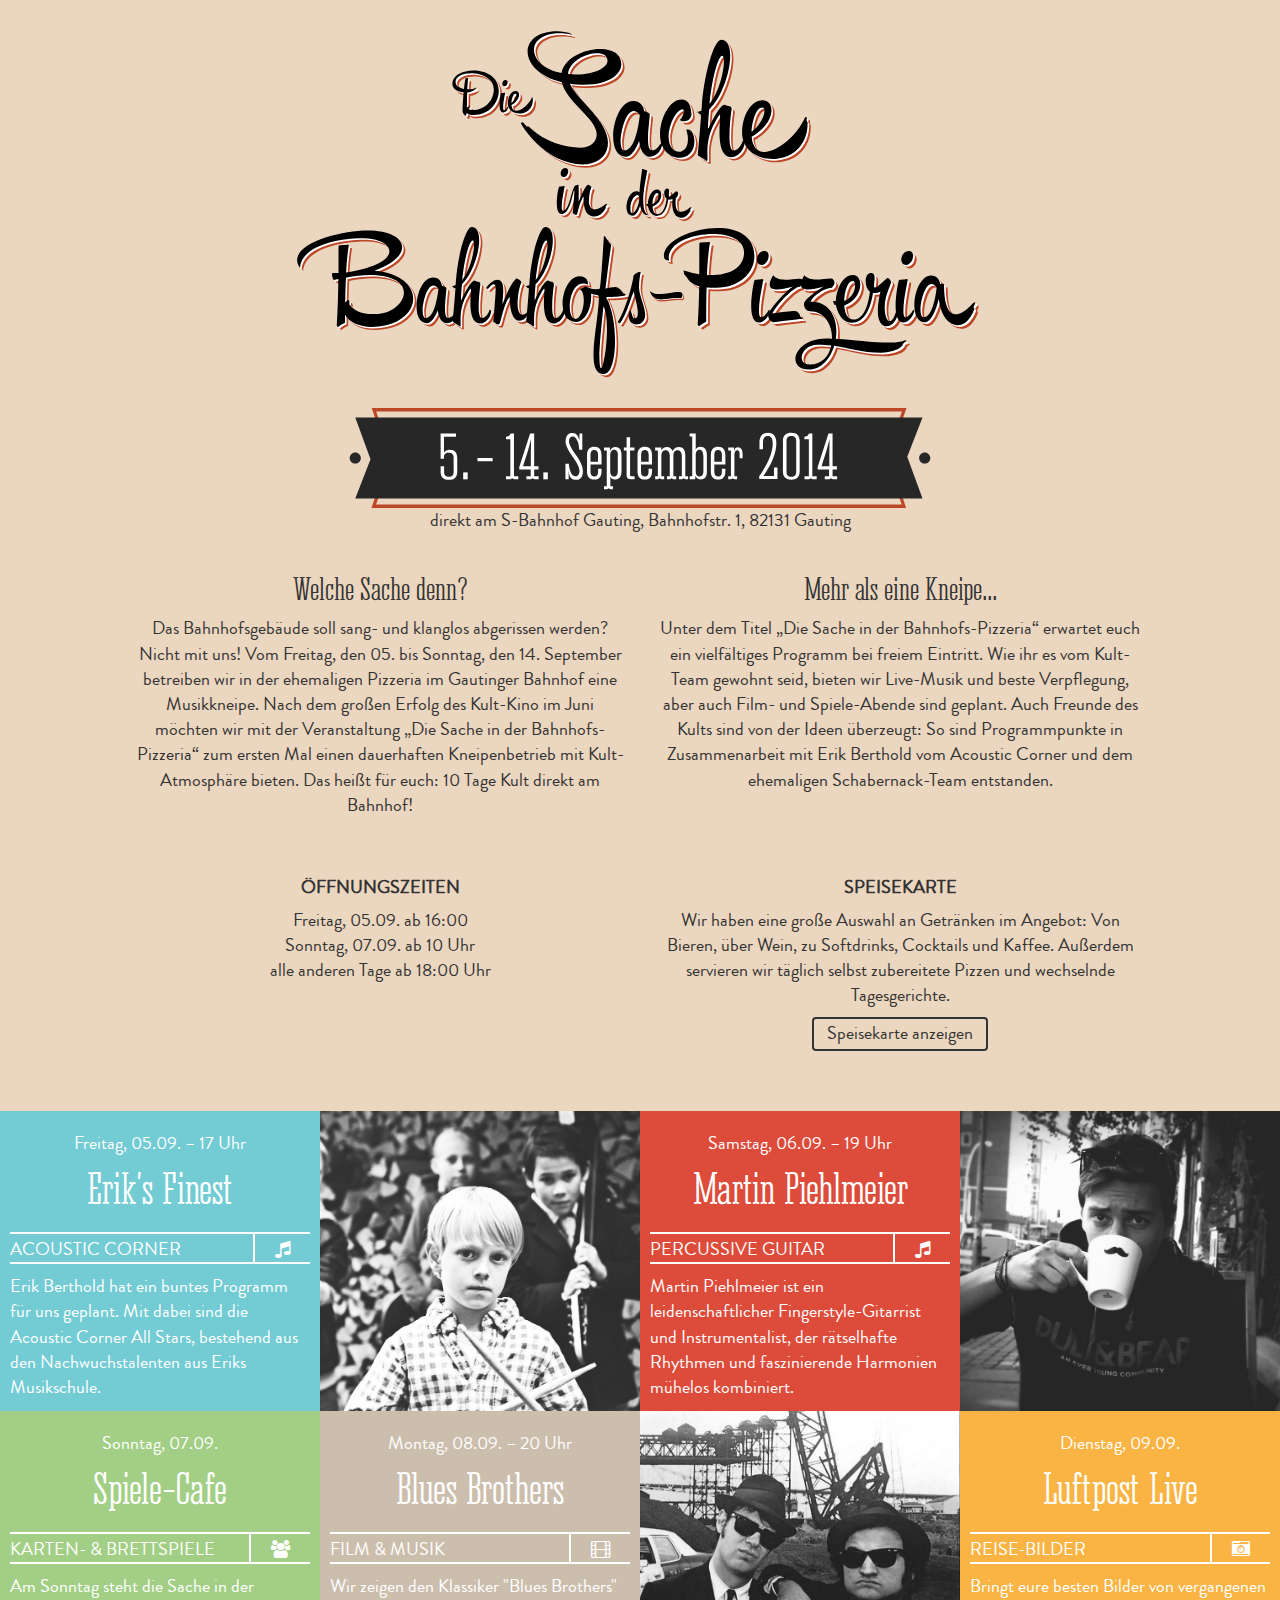
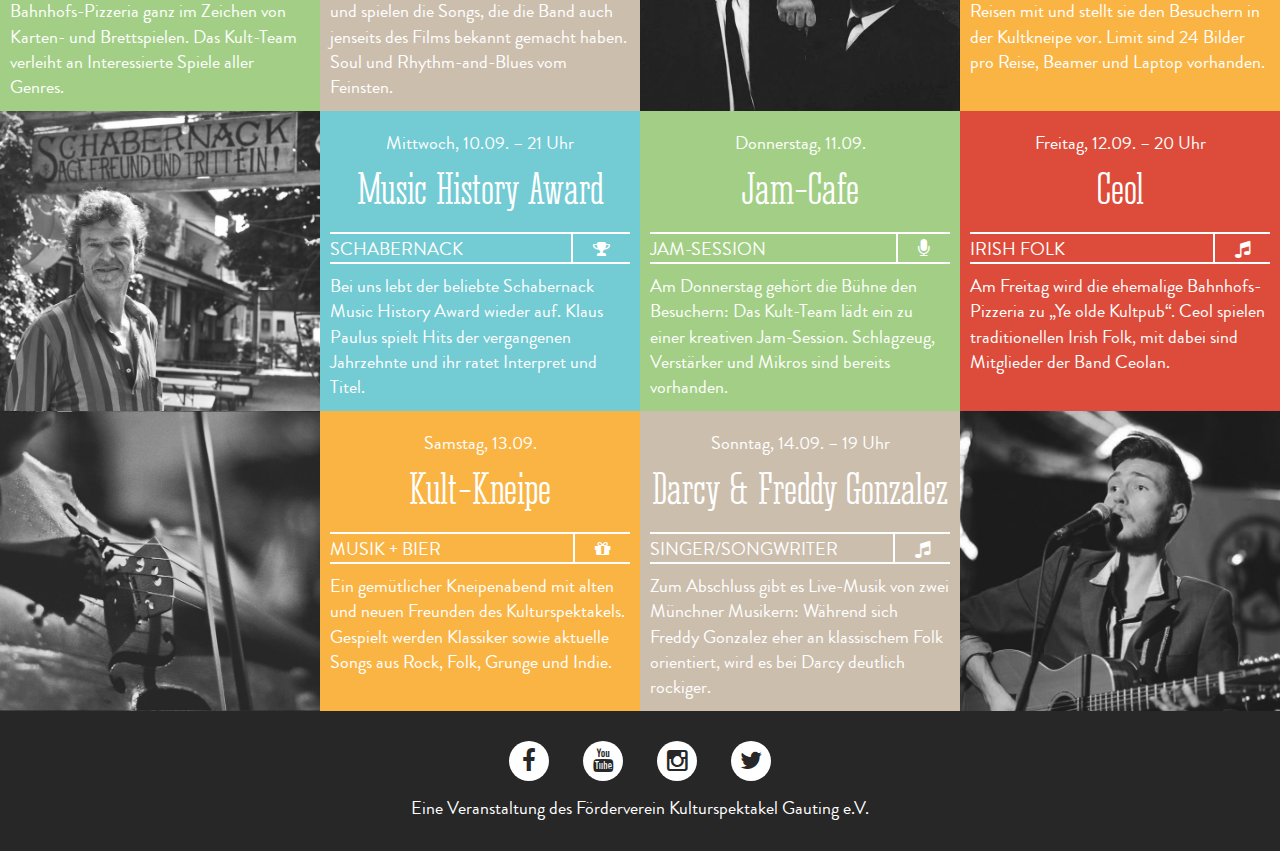
<file: index.html>
<!DOCTYPE html>
<html lang="en">
<head>
	<meta charset="utf-8" />
	<title>Die Sache in der Bahnhofs-Pizzeria | Kulturspektakel Gauting</title>

	<link href="bower_components/bootstrap/dist/css/bootstrap.min.css" rel="stylesheet" media="screen" type="text/css" />
	<link href="bower_components/fontawesome/css/font-awesome.min.css" rel="stylesheet" media="screen" type="text/css" />
	<link href="css/jquery.fancybox.css" rel="stylesheet" media="screen" type="text/css" />
	
	<link href="css/screen.css" rel="stylesheet" media="screen" type="text/css" />

	<meta name="viewport" content="width=device-width">

	<script src="bower_components/jquery/dist/jquery.min.js"></script>
	<script src="js/jquery.fancybox.pack.js"></script>
	<script src="bower_components/modernizer/modernizr.js"></script>
	<script src="bower_components/bootstrap/dist/js/bootstrap.min.js"></script>
	<script src="js/domscript.js"></script>

</head>

<body>

	<img src="img/logo.svg"  class="hidden-lg hidden-md hidden-sm logo" />
	<img src="img/logo2.svg" class="hidden-xs logo" />
	<br />
	<img src="img/banner.svg" class="banner" />
	<br />
	<p>
		direkt am S-Bahnhof Gauting, Bahnhofstr. 1, 82131 Gauting
	</p>
	
	<div class="container">
		<div class="row infotext">
			<div class="col-sm-6">
				<h3>Welche Sache denn?</h3>
				   Das Bahnhofsgebäude soll sang- und klanglos abgerissen werden? Nicht mit uns! Vom Freitag, den 05. bis Sonntag, den 14. September betreiben wir in der ehemaligen Pizzeria im Gautinger Bahnhof eine Musikkneipe. Nach dem großen Erfolg des Kult-Kino im Juni möchten wir mit der Veranstaltung „Die Sache in der Bahnhofs-Pizzeria“ zum ersten Mal einen dauerhaften Kneipenbetrieb mit Kult-Atmosphäre bieten. Das heißt für euch: 10 Tage Kult direkt am Bahnhof!
				</div>
			<div class="col-sm-6">
				<h3>Mehr als eine Kneipe...</h3>
				Unter dem Titel „Die Sache in der Bahnhofs-Pizzeria“ erwartet euch ein vielfältiges Programm bei freiem Eintritt. Wie ihr es vom Kult-Team gewohnt seid, bieten wir Live-Musik und beste Verpflegung, aber auch Film- und Spiele-Abende sind geplant. Auch Freunde des Kults sind von der Ideen überzeugt: So sind Programmpunkte in Zusammenarbeit mit Erik Berthold vom Acoustic Corner und dem ehemaligen Schabernack-Team entstanden.
			</div>
		</div>
	</div>
	
	<div class="container ">
		<div class="row infotext">
			<div class="col-sm-6">
				<h4>Öffnungszeiten</h4>
				Freitag, 05.09. ab 16:00<br />
				Sonntag, 07.09. ab 10 Uhr<br />
				alle anderen Tage ab 18:00 Uhr
			</div>
			<div class="col-sm-6">
				<h4>Speisekarte</h4>
				Wir haben eine große Auswahl an Getränken im Angebot: Von Bieren, über Wein, zu Softdrinks, Cocktails und Kaffee. Außerdem servieren wir täglich selbst zubereitete Pizzen und wechselnde Tagesgerichte.<br />
				<a href="menu.html" class="btn-menu fancybox fancybox.iframe">Speisekarte anzeigen</a>
			</div>
		</div>
	</div>
	
	<div class="events">
		<div class="event">
			<div class="date">
				Freitag, 05.09. – 17 Uhr
			</div>
			<h2>Erik’s Finest</h2>
			<div class="tag">
				Acoustic Corner <i class="fa fa-music"></i>
			</div>
			<p>
				Erik Berthold hat ein buntes Programm für uns geplant. Mit dabei sind die Acoustic Corner All Stars, bestehend aus den Nachwuchstalenten aus Eriks Musikschule.
			</p>
		</div>
		<div class="event event-image" style="background-image: url('img/erik.jpg')"></div>
		<div class="event">
			<div class="date">
				Samstag, 06.09. – 19 Uhr
			</div>
			<h2>Martin Piehlmeier</h2>
			<div class="tag">
				Percussive Guitar <i class="fa fa-music"></i>
			</div>
			<p>
				Martin Piehlmeier ist ein leidenschaftlicher Fingerstyle-Gitarrist und Instrumentalist, der rätselhafte Rhythmen und faszinierende Harmonien mühelos kombiniert.
			</p>
		</div>
		<div class="event event-image" style="background-image: url('img/martin.jpg')"></div>
		<div class="event">
			<div class="date">
				Sonntag, 07.09.
			</div>
			<h2>Spiele-Cafe</h2>
			<div class="tag">
				Karten- & Brettspiele <i class="fa fa-users"></i>
			</div>
			<p>
				Am Sonntag steht die Sache in der Bahnhofs-Pizzeria ganz im Zeichen von Karten- und Brettspielen. Das Kult-Team verleiht an Interessierte Spiele aller Genres.
			</p>
		</div>
		<div class="event">
			<div class="date">
				Montag, 08.09. – 20 Uhr
			</div>
			<h2>Blues Brothers</h2>
			<div class="tag">
				Film & Musik <i class="fa fa-film"></i>
			</div>
			<p>
				Wir zeigen den Klassiker "Blues Brothers" und spielen die Songs, die die Band auch jenseits des Films bekannt gemacht haben. Soul und Rhythm-and-Blues vom Feinsten.
			</p>
		</div>
		<div class="event event-image" style="background-image: url('img/bluesbrothers.jpg')"></div>
		<div class="event">
			<div class="date">
				Dienstag, 09.09.
			</div>
			<h2>Luftpost Live</h2>
			<div class="tag">
				Reise-Bilder <i class="fa fa-camera-retro"></i>
			</div>
			<p>
				Bringt eure besten Bilder von vergangenen Reisen mit und stellt sie den Besuchern in der Kultkneipe vor. Limit sind 24 Bilder pro Reise, Beamer und Laptop vorhanden.
			</p>
		</div>
		<div class="event event-image" style="background-image: url('img/schabernack.jpg')"></div>

		<div class="event">
			<div class="date">
				Mittwoch, 10.09. – 21 Uhr
			</div>
			<h2>Music History Award</h2>
			<div class="tag">
				Schabernack <i class="fa fa-trophy"></i>
			</div>
			<p>
				Bei uns lebt der beliebte Schabernack Music History Award wieder auf. Klaus Paulus spielt Hits der vergangenen Jahrzehnte und ihr ratet Interpret und Titel.
			</p>
		</div>
		


		<div class="event">
			<div class="date">
				Donnerstag, 11.09.
			</div>
			<h2>Jam-Cafe</h2>
			<div class="tag">
				Jam-Session <i class="fa fa-microphone"></i>
			</div>
			<p>
				Am Donnerstag gehört die Bühne den Besuchern: Das Kult-Team lädt ein zu einer kreativen Jam-Session. Schlagzeug, Verstärker und Mikros sind bereits vorhanden.
			</p>
		</div>

		<div class="event">
			<div class="date">
				Freitag, 12.09. – 20 Uhr
			</div>
			<h2>Ceol</h2>
			<div class="tag">
				Irish Folk <i class="fa fa-music"></i>
			</div>
			<p>
				Am Freitag wird die ehemalige Bahnhofs-Pizzeria zu „Ye olde Kultpub“. Ceol spielen traditionellen Irish Folk, mit dabei sind Mitglieder der Band Ceolan.
			</p>
		</div>
		<div class="event event-image" style="background-image: url('img/irish.jpg')"></div>

		<div class="event">
			<div class="date">
				Samstag, 13.09.
			</div>
			<h2>Kult-Kneipe</h2>
			<div class="tag">
				Musik + Bier <i class="fa fa-gift"></i>
			</div>
			<p>
				Ein gemütlicher Kneipenabend mit alten und neuen Freunden des Kulturspektakels. Gespielt werden Klassiker sowie aktuelle Songs aus Rock, Folk, Grunge und Indie.
			</p>
		</div>
				<div class="event">
			<div class="date">
				Sonntag, 14.09. – 19 Uhr
			</div>
			<h2>Darcy & Freddy Gonzalez</h2>
			<div class="tag">
				Singer/Songwriter <i class="fa fa-music"></i>
			</div>
			<p>
				Zum Abschluss gibt es Live-Musik von zwei Münchner Musikern: Während sich Freddy Gonzalez eher an klassischem Folk orientiert, wird es bei Darcy deutlich rockiger.
			</p>
		</div>
		
		<div class="event event-image hidden-three" style="background-image: url('img/darcy.jpg')"></div>
		
	</div>
	
	<div class="footer">
		<div class="container">
			<a href="https://facebook.com/kulturspektakel" target="_blank" class="social"><i class="fa fa-facebook"></i></a>
			<a href="https://www.youtube.com/channel/UCLOU06fHSN3Hwe0rmbrFtpA" target="_blank" class="social"><i class="fa fa-youtube"></i></a>
			<a href="https://instagram.com/kulturspektakel" target="_blank" class="social"><i class="fa fa-instagram"></i></a>
			<a href="https://twitter.com/kulturspektakel" target="_blank" class="social"><i class="fa fa-twitter"></i></a>
			<p>Eine Veranstaltung des Förderverein Kulturspektakel Gauting e.V.</p>

		</div>
	</div>

	<script>
	  (function(i,s,o,g,r,a,m){i['GoogleAnalyticsObject']=r;i[r]=i[r]||function(){
	  (i[r].q=i[r].q||[]).push(arguments)},i[r].l=1*new Date();a=s.createElement(o),
	  m=s.getElementsByTagName(o)[0];a.async=1;a.src=g;m.parentNode.insertBefore(a,m)
	  })(window,document,'script','//www.google-analytics.com/analytics.js','ga');

	  ga('create', 'UA-1451591-10', 'auto');
	  ga('send', 'pageview');

	</script>
</body>
</html>
</file>
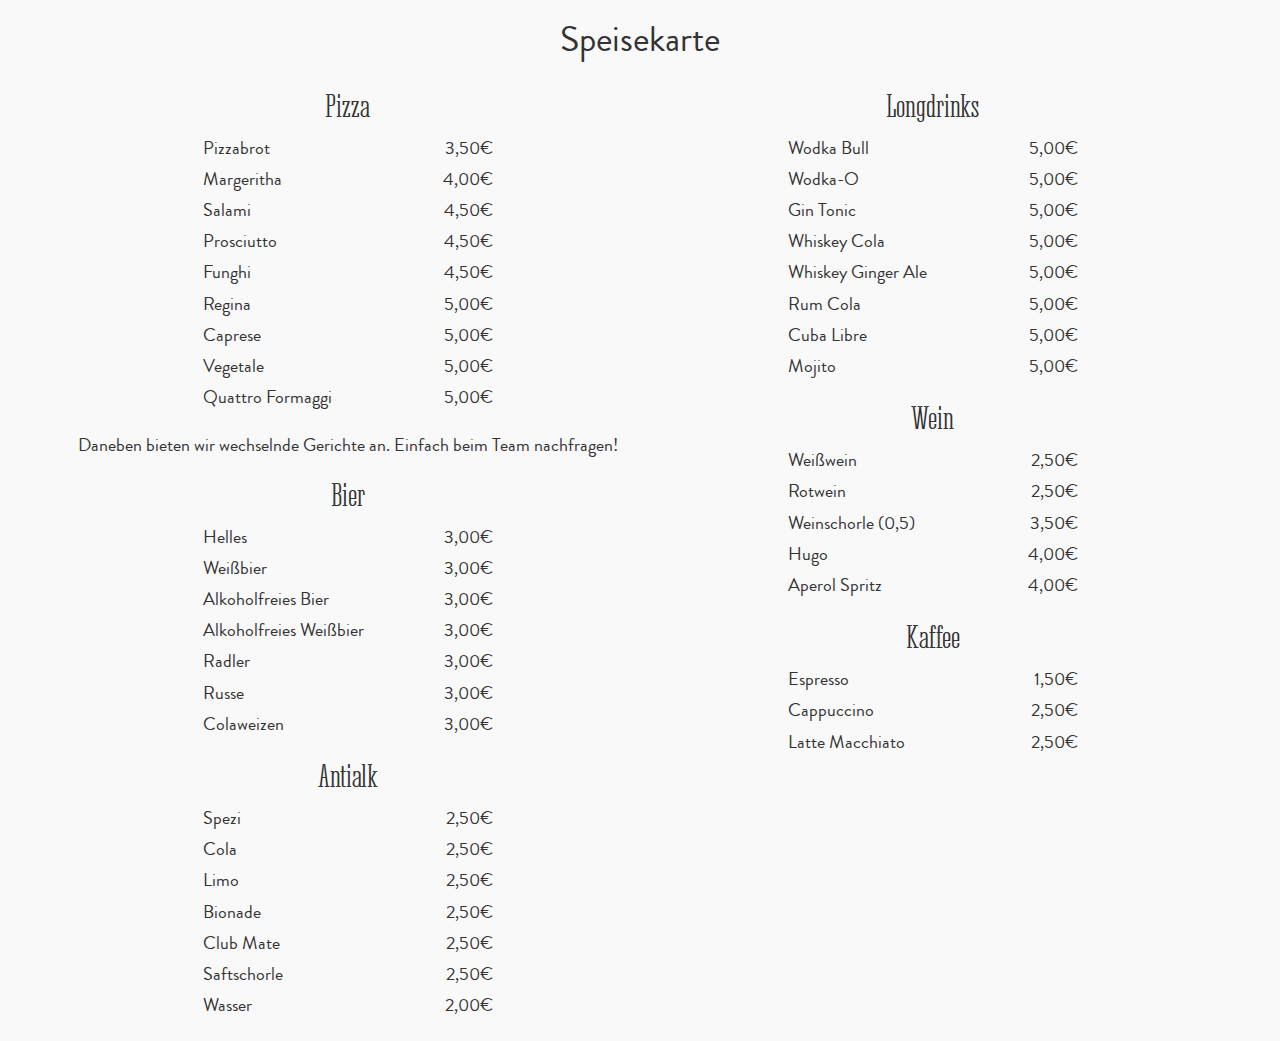
<file: menu.html>
<!DOCTYPE html>
<html lang="en">
<head>
	<meta charset="utf-8" />
	<title>Die Sache in der Bahnhofs-Pizzeria | Kulturspektakel Gauting</title>

	<link href="bower_components/bootstrap/dist/css/bootstrap.min.css" rel="stylesheet" media="screen" type="text/css" />
	<link href="bower_components/fontawesome/css/font-awesome.min.css" rel="stylesheet" media="screen" type="text/css" />
	<link href="css/screen.css" rel="stylesheet" media="screen" type="text/css" />

	<meta name="description" content="" />
	<meta name="viewport" content="width=device-width">

	<script src="bower_components/jquery/dist/jquery.min.js"></script>
	<script src="bower_components/modernizer/modernizr.js"></script>
	<script src="bower_components/bootstrap/dist/js/bootstrap.min.js"></script>
	<script src="js/domscript.js"></script>

</head>

<body class="menu">
	<h1>Speisekarte</h1>
	<div class="container">
	
	<div class="row">
		<div class="col-sm-6">
	<h2>Pizza</h2>
	<table>
	<tr><td>Pizzabrot</td><td>3,50€</td></tr>
	<tr><td>Margeritha</td><td>4,00€</td></tr>
	<tr><td>Salami</td><td>4,50€</td></tr>
	<tr><td>Prosciutto</td><td>4,50€</td></tr>
	<tr><td>Funghi</td><td>4,50€</td></tr>
	<tr><td>Regina</td><td>5,00€</td></tr>
	<tr><td>Caprese</td><td>5,00€</td></tr>
	<tr><td>Vegetale</td><td>5,00€</td></tr>
	<tr><td>Quattro Formaggi</td><td>5,00€</td></tr>
	</table>
	
	<p>Daneben bieten wir wechselnde Gerichte an. Einfach beim Team nachfragen!</p>
	
	<h2>Bier</h2>
	<table>
	<tr><td>Helles</td><td>3,00€</td></tr>
	<tr><td>Weißbier</td><td>3,00€</td></tr>
	<tr><td>Alkoholfreies Bier</td><td>3,00€</td></tr>
	<tr><td>Alkoholfreies Weißbier	</td><td>3,00€</td></tr>
	<tr><td>Radler</td><td>3,00€</td></tr>
	<tr><td>Russe</td><td>3,00€</td></tr>
	<tr><td>Colaweizen</td><td>3,00€</td></tr>
	</table>
	
	<h2>Antialk</h2>
	<table>
	<tr><td>Spezi</td><td>2,50€</td></tr>
	<tr><td>Cola</td><td>2,50€</td></tr>
	<tr><td>Limo</td><td>2,50€</td></tr>
	<tr><td>Bionade</td><td>2,50€</td></tr>
	<tr><td>Club Mate</td><td>2,50€</td></tr>
	<tr><td>Saftschorle</td><td>2,50€</td></tr>
	<tr><td>Wasser</td><td>2,00€</td></tr>
	</table>
	
</div>
<div class="col-sm-6">
	

	
	<h2>Longdrinks</h2>
	<table>
	<tr><td>Wodka Bull</td><td>5,00€</td></tr>
	<tr><td>Wodka-O</td><td>5,00€</td></tr>
	<tr><td>Gin Tonic</td><td>5,00€</td></tr>
	<tr><td>Whiskey Cola</td><td>5,00€</td></tr>
	<tr><td>Whiskey Ginger Ale</td><td>5,00€</td></tr>
	<tr><td>Rum Cola</td><td>5,00€</td></tr>
	<tr><td>Cuba Libre</td><td>5,00€</td></tr>
	<tr><td>Mojito</td><td>5,00€</td></tr>
	</table>
	
	<h2>Wein</h2>
	<table>
	<tr><td>Weißwein</td><td>2,50€</td></tr>
	<tr><td>Rotwein</td><td>2,50€</td></tr>
	<tr><td>Weinschorle (0,5)</td><td>3,50€</td></tr>
	<tr><td>Hugo</td><td>4,00€</td></tr>
	<tr><td>Aperol Spritz</td><td>4,00€</td></tr>
	</table>
	
	<h2>Kaffee</h2>
	<table>
	<tr><td>Espresso</td><td>1,50€</td></tr>
	<tr><td>Cappuccino</td><td>2,50€</td></tr>
	<tr><td>Latte Macchiato</td><td>2,50€</td></tr>
	</table>
	
	</div>

</div>

</div>	
	<script>
	  (function(i,s,o,g,r,a,m){i['GoogleAnalyticsObject']=r;i[r]=i[r]||function(){
	  (i[r].q=i[r].q||[]).push(arguments)},i[r].l=1*new Date();a=s.createElement(o),
	  m=s.getElementsByTagName(o)[0];a.async=1;a.src=g;m.parentNode.insertBefore(a,m)
	  })(window,document,'script','//www.google-analytics.com/analytics.js','ga');

	  ga('create', 'UA-1451591-10', 'auto');
	  ga('send', 'pageview');

	</script>
</body>
</html>
</file>
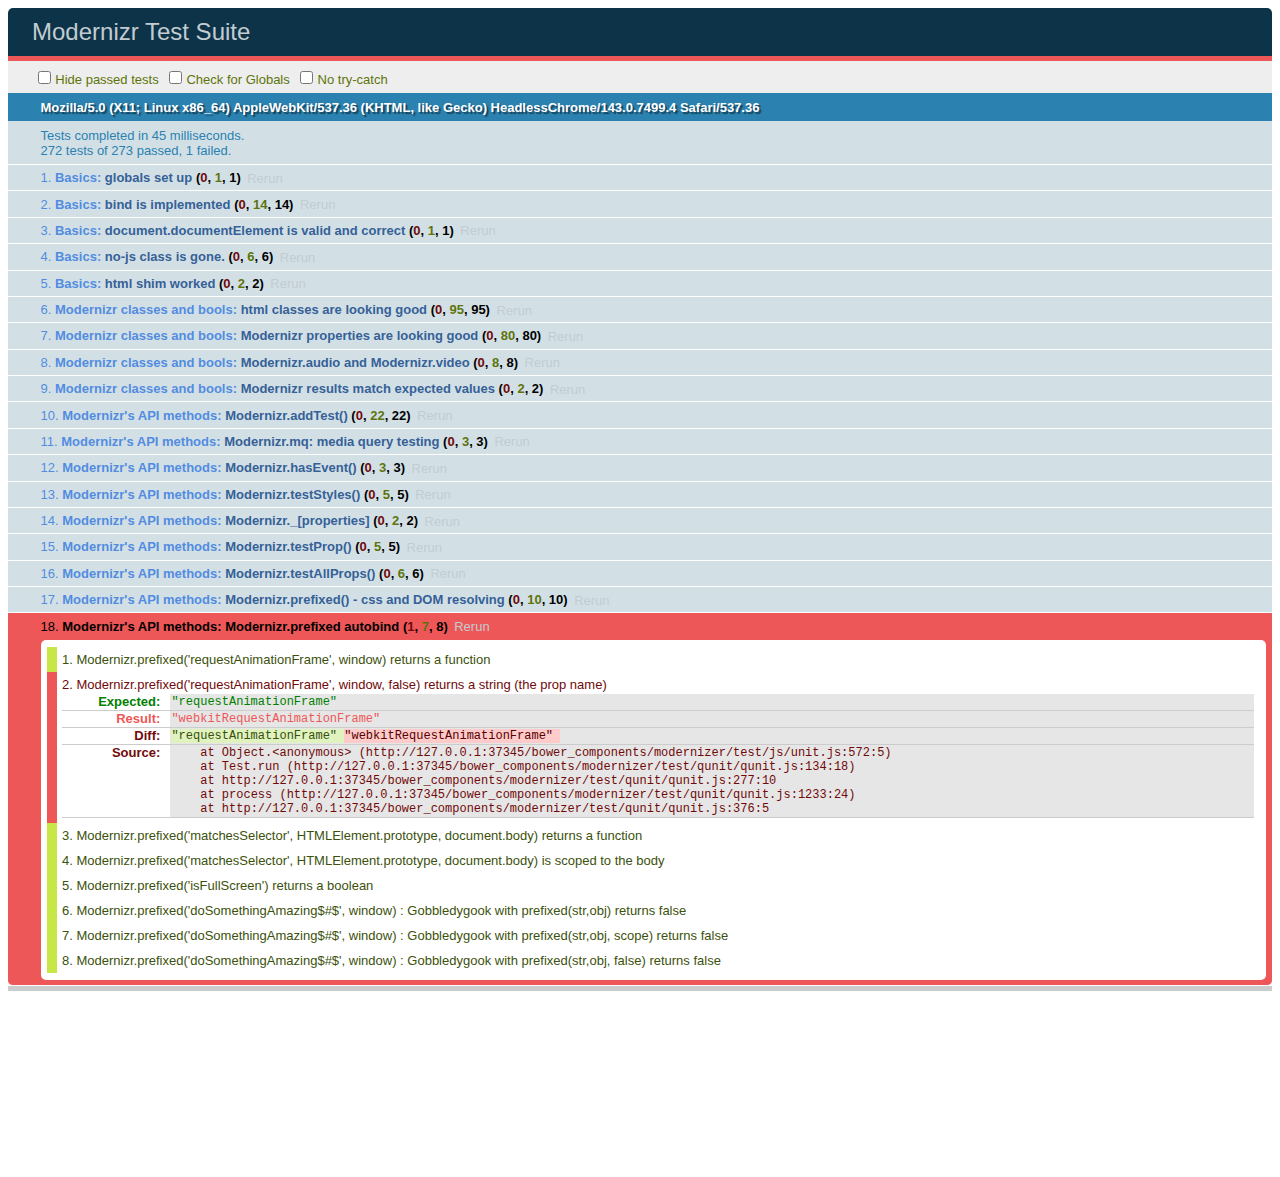
<file: bower_components/modernizer/test/basic.html>
<!DOCTYPE html>
<html class="+no-js no-js- no-js i-has-no-js">
<head>
  <meta charset="UTF-8">
  <title>Modernizr Test Suite</title>
  <link rel="stylesheet" href="qunit/qunit.css">
  <style>
     body { margin-bottom: 150px;}
     #testbed { font-family: Helvetica; color: #444; padding-bottom: 100px;}
     #testbed button { margin: 30px; font-size: 13px;}
     .data-notes, .offScreen { display:none;}
     table { width: 100%;}
     tbody tr:nth-child(even) td, tbody tr:nth-child(even) th {  border: 1px solid #ccc; border-left: 0; border-right: 0;}
     table td:nth-child(even), table th:nth-child(even) { background: #e6e6e6;}
     table tbody tr:hover td, table tbody tr:hover th { background: #e1e100!important;}
     td.wrong { background:red!important;}
     #html5section { visibility: hidden; }
     h1 label { display:none;}
     .output { padding: 0 0 0 16px;}
     .output ul { margin: 0;}
     .output li { color: #854747; }
     .output li.yes{color:#090;}
     .output li b{color:#000;}
     .output {font:14px/1.3 Inconsolata,Consolas,monospace;
                    -webkit-column-count: 5;
                       -moz-column-count: 5;
                            column-count: 5;}
      .output + .output { border-top: 5px solid #ccc; }
      textarea { width: 100%; min-height: 75px;}
      #caniusetrigger { font-size: 38px; font-family: monospace; display:block; }
  </style>

  <script src="https://raw.github.com/Modernizr/Modernizr/master/modernizr.js"></script>

  <script>window.Modernizr || document.write('<script src="../modernizr.js"><\/script>')</script>

  <script src="js/lib/polyfills.js"></script>
  <script src="js/lib/detect-global.js"></script>
  
  <script src="qunit/qunit.js"></script>
  <script src="js/lib/jquery-1.7b2.js"></script>
  
  <script src="js/setup.js"></script>
  
  <script src="js/unit.js"></script>
</head>
<body>
  <h1 id="qunit-header">Modernizr Test Suite</h1>
  <h2 id="qunit-banner"></h2>
  <div id="qunit-testrunner-toolbar"></div>
  <h2 id="qunit-userAgent"></h2>

  <ol id="qunit-tests"></ol>

  <div id="mod-output" class=output></div>
  <div id="mod-feattest-output" class=output></div>


  <br>
 
  <section><aside>this is an aside within a section</aside></section>
  
  
</body>
</html>
</file>
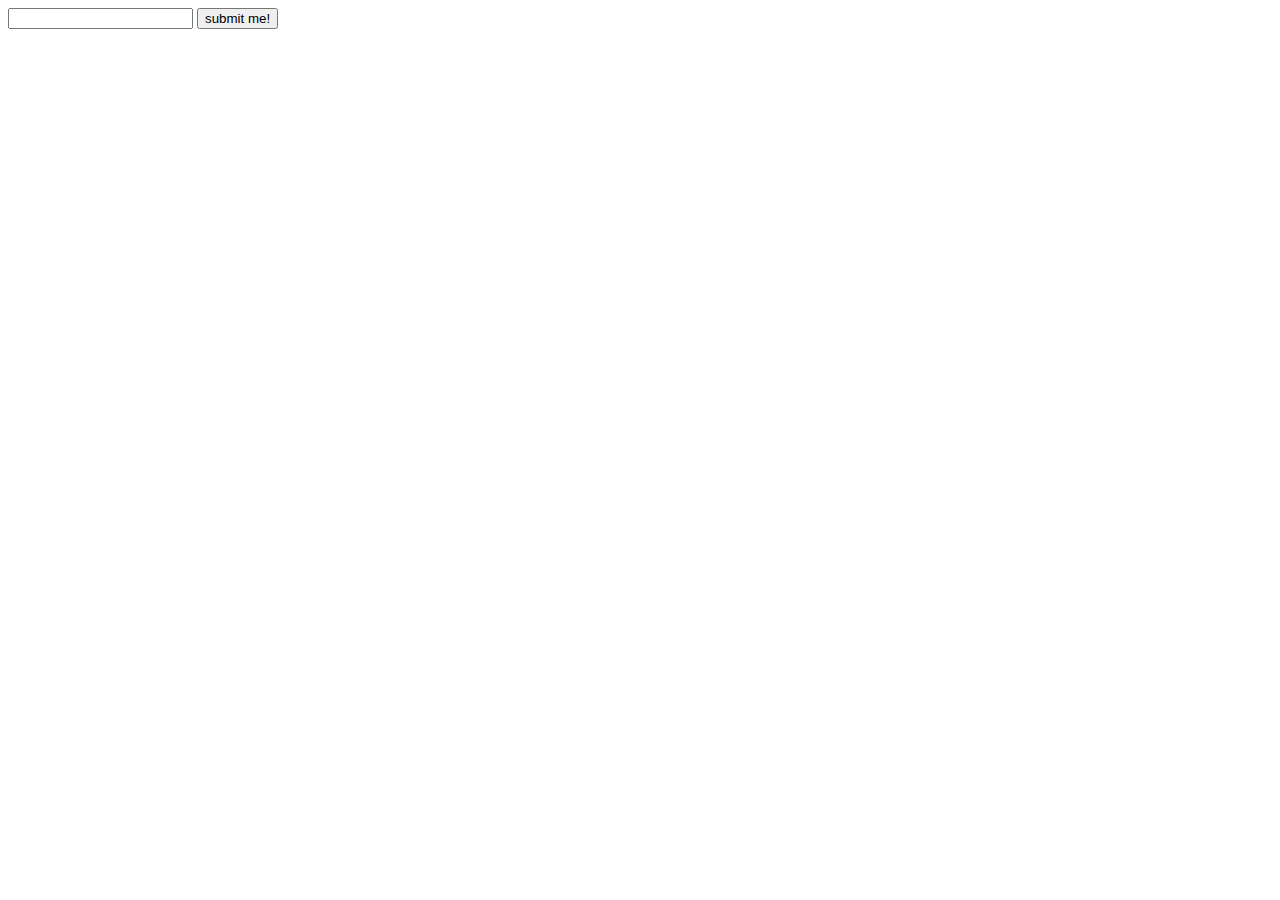
<file: bower_components/modernizer/test/caniuse_files/form_validation.html>
<!DOCTYPE html>
<!-- saved from url=(0045)http://tests.caniuse.com/form_validation.html -->
<html><head><meta http-equiv="Content-Type" content="text/html; charset=UTF-8"><script>
if(location.href.indexOf('?') >= 0) {
	document.write('FAIL');
}
</script>

</head><body><form action="http://tests.caniuse.com/form_validation.html?" method="post">

<input type="url" name="foo" required="">
<input type="submit" value="submit me!">

</form>
</body></html>
</file>
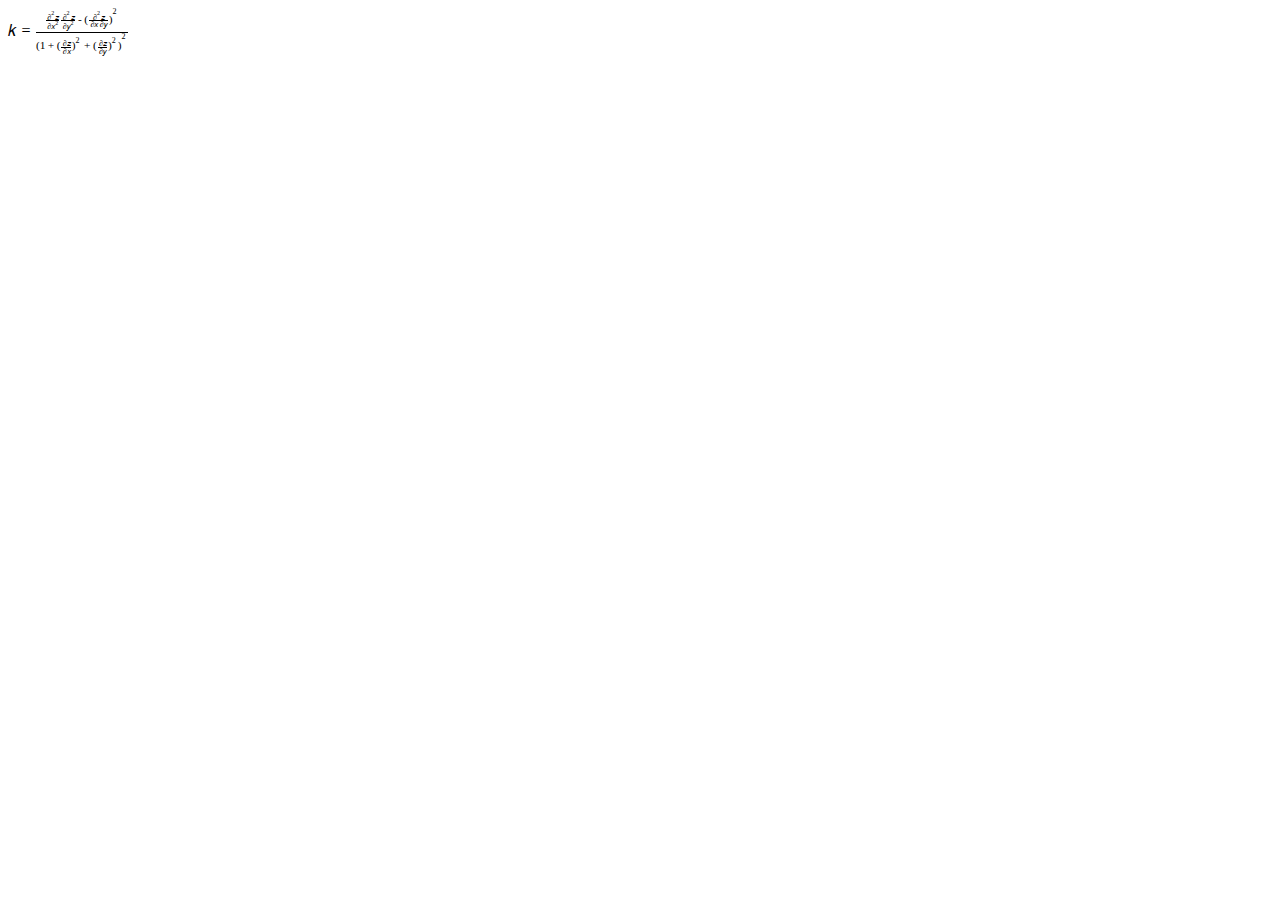
<file: bower_components/modernizer/test/caniuse_files/mathml.html>
<?xml version="1.0" encoding="utf-8"?>
<!DOCTYPE html PUBLIC "-//W3C//DTD XHTML 1.1 plus MathML 2.0//EN" "http://www.w3.org/Math/DTD/mathml2/xhtml-math11-f.dtd"><html xmlns="http://www.w3.org/1999/xhtml" xmlns:html="http://www.w3.org/1999/xhtml">
<head>
	<meta http-equiv="content-type" content="text/html; charset=utf-8" />
	<title>Untitled</title>
</head>
<body>
<math xmlns="http://www.w3.org/1998/Math/MathML">
<mrow>
  <mi>k</mi>
  <mo>=</mo>
  <mfrac>
    <mrow>
      <mfrac>
         <mrow>
          <msup>
            <mo>∂</mo>
            <mn>2</mn>
          </msup>
          <mi>z</mi>
        </mrow>
        <mrow>
          <mo>∂</mo>
          <msup>
            <mi>x</mi>
            <mn>2</mn>
          </msup>
        </mrow>
      </mfrac>
      <mfrac>
        <mrow>
          <msup>
            <mo>∂</mo>
            <mn>2</mn>
          </msup>
          <mi>z</mi>
        </mrow>
        <mrow>
          <mo>∂</mo>
          <msup>
            <mi>y</mi>
            <mn>2</mn>
          </msup>
        </mrow>
      </mfrac>
      <mo>-</mo>
      <msup>
        <mrow>
          <mo>(</mo>
          <mfrac>
            <mrow>
              <msup>
                <mo>∂</mo>
                <mn>2</mn>
              </msup>
              <mi>z</mi>
            </mrow>
            <mrow>
              <mo>∂</mo>
              <mi>x</mi>
              <mo>∂</mo>
              <mi>y</mi>
              </mrow>
          </mfrac>
          <mo>)</mo>
        </mrow>
        <mn>2</mn>
      </msup>
    </mrow>
    <mrow>
      <msup>
        <mrow>
          <mo>(</mo>
          <mn>1</mn>
          <mo>+</mo>
          <msup>
            <mrow>
              <mo>(</mo>
              <mfrac>
                <mrow>
                  <mo>∂</mo>
                  <mi>z</mi>
                </mrow>
                <mrow>
                  <mo>∂</mo>
                  <mi>x</mi>
                </mrow>
              </mfrac>
              <mo>)</mo>
            </mrow>
            <mn>2</mn>
          </msup>
          <mo>+</mo>
          <msup>
            <mrow>
              <mo>(</mo>
              <mfrac>
                <mrow>
                  <mo>∂</mo>
                  <mi>z</mi>
                </mrow>
                <mrow>
                  <mo>∂</mo>
                  <mi>y</mi>
                </mrow>
              </mfrac>
              <mo>)</mo>
            </mrow>
            <mn>2</mn>
          </msup>
          <mo>)</mo>
        </mrow>
        <mn>2</mn>
      </msup>
    </mrow>
  </mfrac>
</mrow>
</math>
</body>
</html>
</file>
<file: css/screen.css>
@font-face {
	font-family: 'corkituscan';
	src: url('../fonts/corki-tuscan-webfont.eot');
	src: url('../fonts/corki-tuscan-webfont.eot?#iefix') format('embedded-opentype'),
		 url('../fonts/corki-tuscan-webfont.woff') format('woff'),
		 url('../fonts/corki-tuscan-webfont.ttf') format('truetype'),
		 url('../fonts/corki-tuscan-webfont.svg#corkituscan') format('svg');
	font-weight: normal;
	font-style: normal;

}


@font-face {
	font-family: 'brandon_grotesqueregular';
	src: url('../fonts/brandon_re-webfont.eot');
	src: url('../fonts/brandon_re-webfont.eot?#iefix') format('embedded-opentype'),
		 url('../fonts/brandon_re-webfont.woff') format('woff'),
		 url('../fonts/brandon_re-webfont.ttf') format('truetype'),
		 url('../fonts/brandon_re-webfont.svg#brandon_grotesqueregular') format('svg');
	font-weight: normal;
	font-style: normal;

}


body {
	background-color: #EBD6BF;
	text-align: center;
	font-family: 'brandon_grotesqueregular';
	font-size: 18px;
	line-height: 140%;
}

.logo {
	width: 90%;
	max-width: 700px;
	margin: 20px auto 20px;
}

.banner {
	color: white;
	width: 70%;
	max-width: 650px;
	margin: auto;
	background-size: 100%;
	height: 100px;
	font-family: 'corkituscan';
}

h2, h3 {
	font-family: 'corkituscan';
	font-size: 30px;
}

h4 {
	font-size: 18px;
	font-weight: bold;
	text-transform: uppercase;
	margin-top: 40px;
}

.infotext {
	margin: 70px 40px;
}

@media (min-width:769px) and (max-width:991px) {}
	.infotext {
		margin: 10px 50px;
	}

}

.infotext > div {
	padding: 0 30px;
}

@media (max-width:768px) {
	.infotext {
		margin: 25px 0px;
	}

	.banner {
		width: 90%;
	}
	
	.infotext > div {
		padding: 0 15px;
	}

}

.events {
	overflow: hidden;
	margin: 50px 0 0;
}

.event {
	width: 25%;
	float: left;
	height: 300px;
	color: white;
	padding: 5px 10px;
}

.event .date {
	margin-top: 15px;
	margin-bottom: 10px;
}

.event h2 {
	font-size: 42px;
	margin-top: 0;
	margin-bottom: 20px;
}

.event p {
	text-align: left;
}

.event-image {
	background-position: center;
	-webkit-background-size: cover;
	-moz-background-size: cover;
	-o-background-size: cover;
	background-size: cover;
}

.event .tag {
	border-top: 2px white solid;
	border-bottom: 2px white solid;
	line-height: 30px;
	text-align: left;
	text-transform: uppercase;
	margin-bottom: 10px;
	overflow: hidden;
	height: 32px;
}

.event .tag .fa {
	float: right;
	line-height: 30px;
	padding: 0 20px;
	border-left: 2px white solid;
}

@media (min-width:1061px) and (max-width:1199px) {
	.event {height: 350px;}
}
@media (min-width:820px) and (max-width:1060px) {
	.event {width: 33%;}
	.event:nth-child(3n) {width: 34%;}
	.hidden-three {display: none;}
}

@media (min-width:820px) and (max-width:980px) {
	.event {height: 350px;}
}

@media (min-width:520px) and (max-width:819px) {
	.event {width: 50%;}
}

@media (max-width:519px) {
	.event {
		width: 100%;
		height: auto;
	}
	
	.event-image {
		height: 240px;
	}
}

.event:nth-child(1) {background-color: #73CBD4;}
.event:nth-child(2) {background-color: #F9B444;}
.event:nth-child(3) {background-color: #DD4C3B;}
.event:nth-child(4) {background-color: #49423A;}
.event:nth-child(5) {background-color: #A2CF85;}
.event:nth-child(6) {background-color: #CCBEAD;}
.event:nth-child(7) {background-color: #49423A;}
.event:nth-child(8) {background-color: #F9B444;}
.event:nth-child(9) {background-color: #DD4C3B;}
.event:nth-child(10) {background-color: #73CBD4;}
.event:nth-child(11) {background-color: #A2CF85;}
.event:nth-child(12) {background-color: #DD4C3B;}
.event:nth-child(13) {background-color: #73CBD4;}
.event:nth-child(14) {background-color: #F9B444;}
.event:nth-child(15) {background-color: #CCBEAD;}
.event:nth-child(16) {background-color: #49423A;}
.event:nth-child(17) {background-color: #A2CF85;}
.event:nth-child(18) {background-color: #CCBEAD;}

.footer {
	background-color: #272727;
	padding: 20px 0;
	color: white;
}

.footer .social {
	background-color: white;
	border-radius: 999em;
	display: inline-block;
	color: #272727;
	width: 40px;
	height: 40px;
	line-height: 40px;
	font-size: 24px;
	margin: 10px 15px 15px;
	
	-webkit-transition: all .2s;
	transition: width all .2s;
}

@media (max-width:768px) {
	.footer .social {margin: 10px 12px 15px;}
}

.footer .social:hover {
	-ms-transform: scale(1.1);
	-webkit-transform: scale(1.1);
	transform: scale(1.1);
	
	-webkit-transition: all .2s;
	transition: width all .2s;
}

.btn-menu {
	color: #333;
	border: 2px #333 solid;
	border-radius: 4px;
	padding: 2px 13px 3px;
	margin-top: 8px;
	display: inline-block;
}

.btn-menu:hover {
	background-color: rgba(0,0,0,0.1);
	text-decoration: none;
	color: #333;
}

.menu {
	background: #f9f9f9;
}

.menu table {
	margin: 10px auto 20px;
	width: 300px;
	max-width: 100%;
}

@media (max-width:519px) {
	.menu table {
		width: auto;
	}
}

.menu td {
	text-align: left;
	padding: 3px 5px;
}

.menu td:last-child {
	text-align: right;
	width: 25%;
}


/* Retina-specific stuff here */
@media (-webkit-min-device-pixel-ratio: 1.5), (min-resolution: 144dpi){ 
    
}
</file>
<file: bower_components/modernizer/test/qunit/qunit.css>
/**
 * QUnit v1.9.0 - A JavaScript Unit Testing Framework
 *
 * http://docs.jquery.com/QUnit
 *
 * Copyright (c) 2012 John Resig, Jörn Zaefferer
 * Dual licensed under the MIT (MIT-LICENSE.txt)
 * or GPL (GPL-LICENSE.txt) licenses.
 */

/** Font Family and Sizes */

#qunit-tests, #qunit-header, #qunit-banner, #qunit-testrunner-toolbar, #qunit-userAgent, #qunit-testresult {
	font-family: "Helvetica Neue Light", "HelveticaNeue-Light", "Helvetica Neue", Calibri, Helvetica, Arial, sans-serif;
}

#qunit-testrunner-toolbar, #qunit-userAgent, #qunit-testresult, #qunit-tests li { font-size: small; }
#qunit-tests { font-size: smaller; }


/** Resets */

#qunit-tests, #qunit-tests ol, #qunit-header, #qunit-banner, #qunit-userAgent, #qunit-testresult {
	margin: 0;
	padding: 0;
}


/** Header */

#qunit-header {
	padding: 0.5em 0 0.5em 1em;

	color: #8699a4;
	background-color: #0d3349;

	font-size: 1.5em;
	line-height: 1em;
	font-weight: normal;

	border-radius: 5px 5px 0 0;
	-moz-border-radius: 5px 5px 0 0;
	-webkit-border-top-right-radius: 5px;
	-webkit-border-top-left-radius: 5px;
}

#qunit-header a {
	text-decoration: none;
	color: #c2ccd1;
}

#qunit-header a:hover,
#qunit-header a:focus {
	color: #fff;
}

#qunit-testrunner-toolbar label {
	display: inline-block;
	padding: 0 .5em 0 .1em;
}

#qunit-banner {
	height: 5px;
}

#qunit-testrunner-toolbar {
	padding: 0.5em 0 0.5em 2em;
	color: #5E740B;
	background-color: #eee;
}

#qunit-userAgent {
	padding: 0.5em 0 0.5em 2.5em;
	background-color: #2b81af;
	color: #fff;
	text-shadow: rgba(0, 0, 0, 0.5) 2px 2px 1px;
}


/** Tests: Pass/Fail */

#qunit-tests {
	list-style-position: inside;
}

#qunit-tests li {
	padding: 0.4em 0.5em 0.4em 2.5em;
	border-bottom: 1px solid #fff;
	list-style-position: inside;
}

#qunit-tests.hidepass li.pass, #qunit-tests.hidepass li.running  {
	display: none;
}

#qunit-tests li strong {
	cursor: pointer;
}

#qunit-tests li a {
	padding: 0.5em;
	color: #c2ccd1;
	text-decoration: none;
}
#qunit-tests li a:hover,
#qunit-tests li a:focus {
	color: #000;
}

#qunit-tests ol {
	margin-top: 0.5em;
	padding: 0.5em;

	background-color: #fff;

	border-radius: 5px;
	-moz-border-radius: 5px;
	-webkit-border-radius: 5px;
}

#qunit-tests table {
	border-collapse: collapse;
	margin-top: .2em;
}

#qunit-tests th {
	text-align: right;
	vertical-align: top;
	padding: 0 .5em 0 0;
}

#qunit-tests td {
	vertical-align: top;
}

#qunit-tests pre {
	margin: 0;
	white-space: pre-wrap;
	word-wrap: break-word;
}

#qunit-tests del {
	background-color: #e0f2be;
	color: #374e0c;
	text-decoration: none;
}

#qunit-tests ins {
	background-color: #ffcaca;
	color: #500;
	text-decoration: none;
}

/*** Test Counts */

#qunit-tests b.counts                       { color: black; }
#qunit-tests b.passed                       { color: #5E740B; }
#qunit-tests b.failed                       { color: #710909; }

#qunit-tests li li {
	padding: 5px;
	background-color: #fff;
	border-bottom: none;
	list-style-position: inside;
}

/*** Passing Styles */

#qunit-tests li li.pass {
	color: #3c510c;
	background-color: #fff;
	border-left: 10px solid #C6E746;
}

#qunit-tests .pass                          { color: #528CE0; background-color: #D2E0E6; }
#qunit-tests .pass .test-name               { color: #366097; }

#qunit-tests .pass .test-actual,
#qunit-tests .pass .test-expected           { color: #999999; }

#qunit-banner.qunit-pass                    { background-color: #C6E746; }

/*** Failing Styles */

#qunit-tests li li.fail {
	color: #710909;
	background-color: #fff;
	border-left: 10px solid #EE5757;
	white-space: pre;
}

#qunit-tests > li:last-child {
	border-radius: 0 0 5px 5px;
	-moz-border-radius: 0 0 5px 5px;
	-webkit-border-bottom-right-radius: 5px;
	-webkit-border-bottom-left-radius: 5px;
}

#qunit-tests .fail                          { color: #000000; background-color: #EE5757; }
#qunit-tests .fail .test-name,
#qunit-tests .fail .module-name             { color: #000000; }

#qunit-tests .fail .test-actual             { color: #EE5757; }
#qunit-tests .fail .test-expected           { color: green;   }

#qunit-banner.qunit-fail                    { background-color: #EE5757; }


/** Result */

#qunit-testresult {
	padding: 0.5em 0.5em 0.5em 2.5em;

	color: #2b81af;
	background-color: #D2E0E6;

	border-bottom: 1px solid white;
}
#qunit-testresult .module-name {
	font-weight: bold;
}

/** Fixture */

#qunit-fixture {
	position: absolute;
	top: -10000px;
	left: -10000px;
	width: 1000px;
	height: 1000px;
}
</file>
